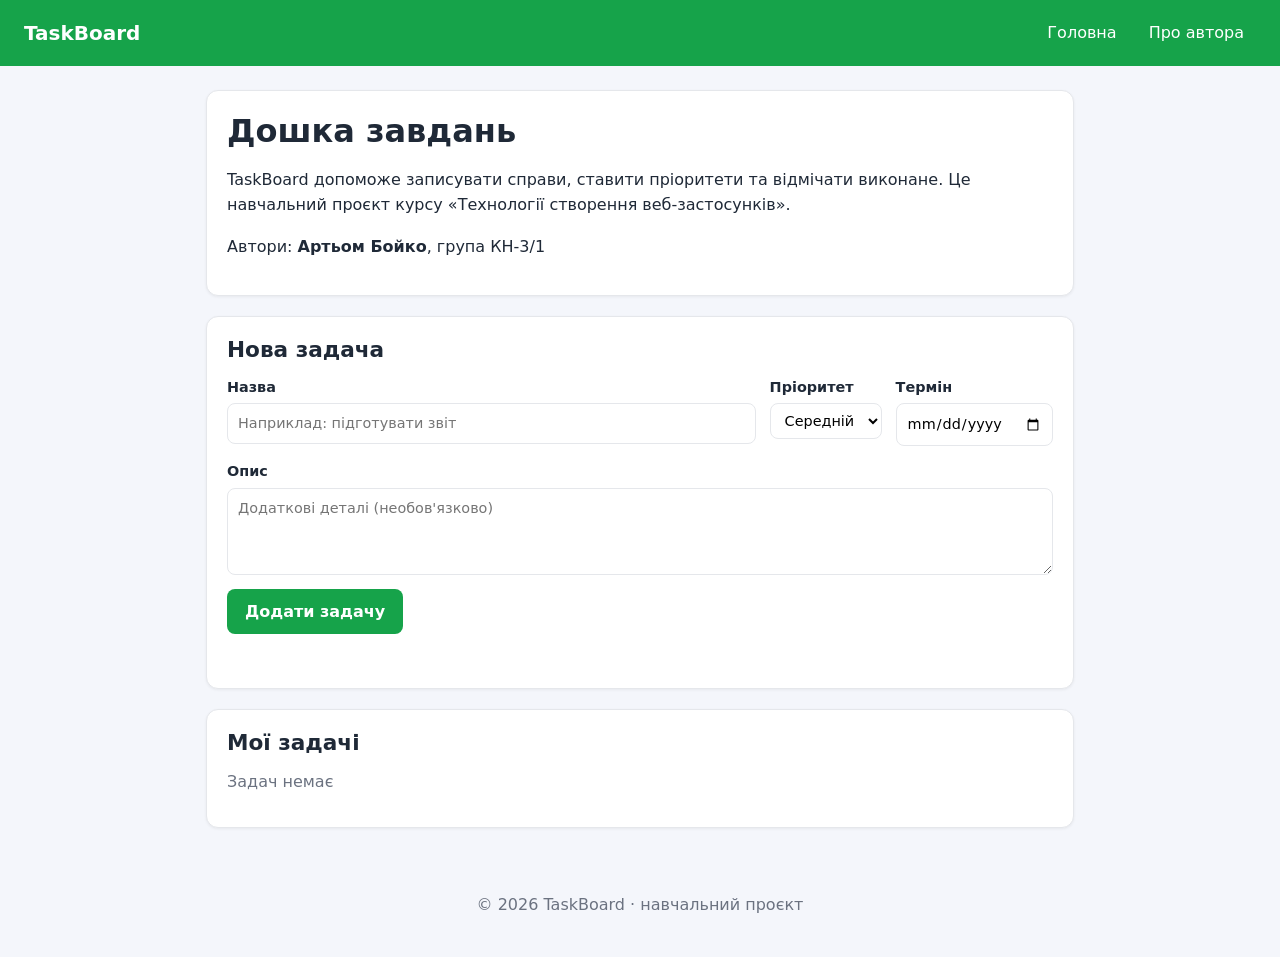
<file: index.html>
<!DOCTYPE html>
<html lang="uk">
<head>
    <meta charset="UTF-8">
    <meta name="viewport" content="width=device-width, initial-scale=1.0">
    <title>TaskBoard: дошка завдань</title>
    <link rel="stylesheet" href="style.css">
</head>
<body>
    <header class="site-header">
        <a class="brand" href="index.html">
            <span>TaskBoard</span>
        </a>
        <nav class="nav">
            <a href="index.html">Головна</a>
            <a href="about.html">Про автора</a>
        </nav>
    </header>

    <main class="container">
        <section class="intro">
            <h1>Дошка завдань</h1>
            <p>TaskBoard допоможе записувати справи, ставити пріоритети та відмічати виконане. Це навчальний проєкт курсу «Технології створення веб-застосунків».</p>
            <p>Автори: <strong>Артьом Бойко</strong>, група КН-3/1</p>
        </section>

        <section class="card">
            <h2>Нова задача</h2>
            <form id="task-form" class="task-form">
                <div class="form-row">
                    <label class="field grow">
                        <span>Назва</span>
                        <input type="text" id="title" name="title" placeholder="Наприклад: підготувати звіт" required maxlength="80">
                    </label>
                    <label class="field">
                        <span>Пріоритет</span>
                        <select id="priority" name="priority">
                            <option value="low">Низький</option>
                            <option value="medium" selected>Середній</option>
                            <option value="high">Високий</option>
                        </select>
                    </label>
                    <label class="field">
                        <span>Термін</span>
                        <input type="date" id="deadline" name="deadline">
                    </label>
                </div>
                <label class="field">
                    <span>Опис</span>
                    <textarea id="description" name="description" rows="3" placeholder="Додаткові деталі (необов'язково)"></textarea>
                </label>
                <button type="submit" class="btn">Додати задачу</button>
                <p id="form-message" class="form-message" role="alert"></p>
            </form>
        </section>

        <section class="card">
            <h2>Мої задачі</h2>
            <p id="counter" class="counter">Задач немає</p>
            <ul id="task-list" class="task-list"></ul>
        </section>
    </main>

    <footer class="site-footer">
        <p>&copy; 2026 TaskBoard · навчальний проєкт</p>
    </footer>

    <script src="script.js"></script>
</body>
</html>
</file>
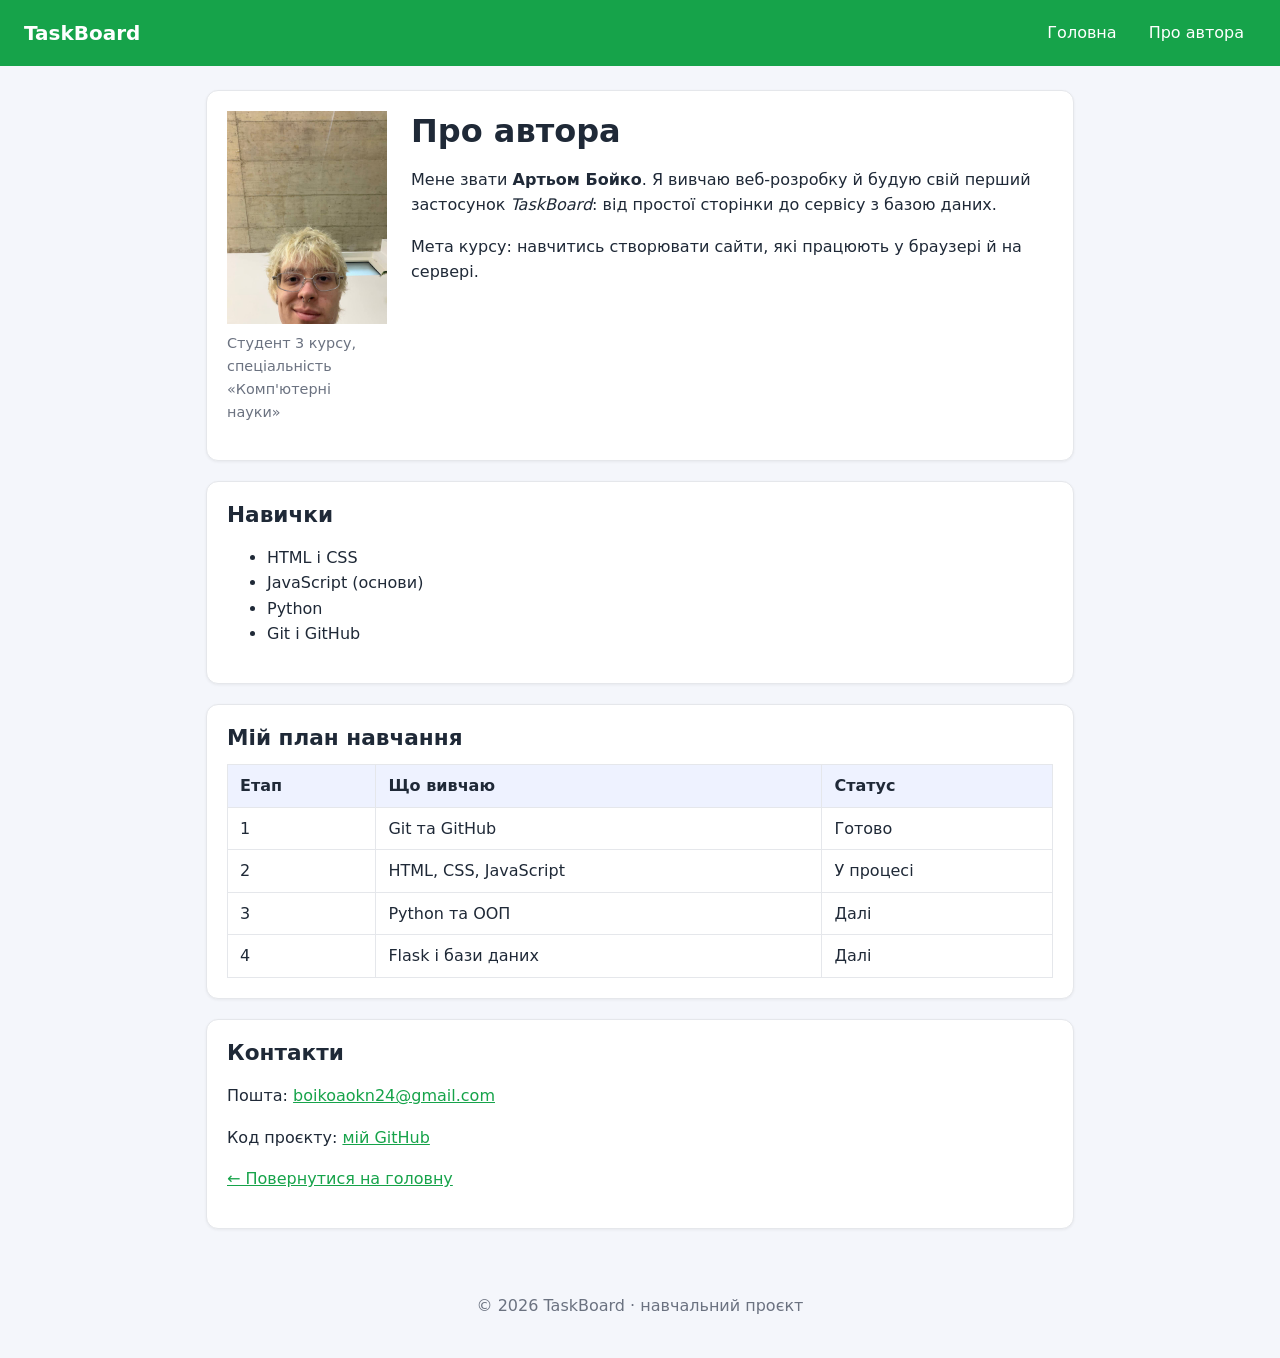
<file: about.html>
<!DOCTYPE html>
<html lang="uk">
<head>
    <meta charset="UTF-8">
    <meta name="viewport" content="width=device-width, initial-scale=1.0">
    <title>Про автора | TaskBoard</title>
    <link rel="stylesheet" href="style.css">
</head>
<body>
    <header class="site-header">
        <a class="brand" href="index.html">
            <span>TaskBoard</span>
        </a>
        <nav class="nav">
            <a href="index.html">Головна</a>
            <a href="about.html">Про автора</a>
        </nav>
    </header>

    <main class="container">
        <article class="card profile">
            <figure>
                <img src="images/avatar.jpg" alt="Фото автора" width="160" height="160">
                <figcaption>Студент 3 курсу, спеціальність «Комп'ютерні науки»</figcaption>
            </figure>
            <div class="profile-text">
                <h1>Про автора</h1>
                <p>Мене звати <strong>Артьом Бойко</strong>. Я вивчаю веб-розробку й будую свій перший застосунок <em>TaskBoard</em>: від простої сторінки до сервісу з базою даних.</p>
                <p>Мета курсу: навчитись створювати сайти, які працюють у браузері й на сервері.</p>
            </div>
        </article>

        <section class="card">
            <h2>Навички</h2>
            <ul>
                <li>HTML і CSS</li>
                <li>JavaScript (основи)</li>
                <li>Python</li>
                <li>Git і GitHub</li>
            </ul>
        </section>

        <section class="card">
            <h2>Мій план навчання</h2>
            <table>
                <thead>
                    <tr>
                        <th>Етап</th>
                        <th>Що вивчаю</th>
                        <th>Статус</th>
                    </tr>
                </thead>
                <tbody>
                    <tr>
                        <td>1</td>
                        <td>Git та GitHub</td>
                        <td>Готово</td>
                    </tr>
                    <tr>
                        <td>2</td>
                        <td>HTML, CSS, JavaScript</td>
                        <td>У процесі</td>
                    </tr>
                    <tr>
                        <td>3</td>
                        <td>Python та ООП</td>
                        <td>Далі</td>
                    </tr>
                    <tr>
                        <td>4</td>
                        <td>Flask і бази даних</td>
                        <td>Далі</td>
                    </tr>
                </tbody>
            </table>
        </section>

        <section class="card">
            <h2>Контакти</h2>
            <p>Пошта: <a href="mailto:boikoaokn24@gmail.com">boikoaokn24@gmail.com</a></p>
            <p>Код проєкту: <a href="https://github.com" target="_blank">мій GitHub</a></p>
            <p><a href="index.html">&larr; Повернутися на головну</a></p>
        </section>
    </main>

    <footer class="site-footer">
        <p>&copy; 2026 TaskBoard · навчальний проєкт</p>
    </footer>
</body>
</html>
</file>
<file: style.css>
:root {
    --bg: #f4f6fb;
    --card: #ffffff;
    --text: #1f2937;
    --muted: #6b7280;
    --primary: #16a34a;      
    --primary-dark: #15803d;  
    --border: #e5e7eb;
    --success: #16a34a;
    --danger: #dc2626;
    --warning: #d97706;
    --radius: 12px;
}

* {
    box-sizing: border-box;
}

body {
    margin: 0;
    font-family: system-ui, "Segoe UI", Roboto, Arial, sans-serif;
    line-height: 1.6;
    color: var(--text);
    background: var(--bg);
}

h1, h2 {
    line-height: 1.25;
    margin: 0 0 12px;
}

h1 { font-size: 2rem; }
h2 { font-size: 1.35rem; }

a { color: var(--primary); }
a:hover { color: var(--primary-dark); }

img { max-width: 100%; height: auto; }

.site-header {
    background: var(--primary);
    color: #fff;
    padding: 14px 24px;
    display: flex;
    flex-wrap: wrap;
    align-items: center;
    justify-content: space-between;
    gap: 12px;
}

.brand {
    color: #fff;
    font-weight: 700;
    font-size: 1.25rem;
    text-decoration: none;
    display: flex;
    align-items: center;
    gap: 10px;
}

.nav {
    display: flex;
    gap: 8px;
}

.nav a {
    color: #fff;
    text-decoration: none;
    padding: 6px 12px;
    border-radius: 8px;
}

.nav a:hover {
    background: rgba(255, 255, 255, 0.2);
}

.container {
    max-width: 900px;
    margin: 24px auto;
    padding: 0 16px;
}

.card,
.intro {
    background: var(--card);
    border: 1px solid var(--border);
    border-radius: var(--radius);
    padding: 20px;
    margin-bottom: 20px;
    box-shadow: 0 1px 3px rgba(0, 0, 0, 0.06);
}

.site-footer {
    text-align: center;
    color: var(--muted);
    padding: 24px 16px;
}

table {
    border-collapse: collapse;
    width: 100%;
}

th, td {
    border: 1px solid var(--border);
    padding: 8px 12px;
    text-align: left;
}

th { background: #eef2ff; }

figure { margin: 0 0 16px; }
figcaption { color: var(--muted); font-size: 0.9rem; }

.profile {
    display: flex;
    gap: 24px;
    align-items: flex-start;
}

.profile figure { flex: 0 0 160px; }
.profile-text { flex: 1; }

.task-form {
    display: flex;
    flex-direction: column;
    gap: 14px;
}

.form-row {
    display: flex;
    flex-wrap: wrap;
    gap: 14px;
}

.field {
    display: flex;
    flex-direction: column;
    gap: 4px;
    font-weight: 600;
    font-size: 0.9rem;
}

.field.grow { flex: 1 1 260px; }

input[type="text"],
input[type="date"],
select,
textarea {
    font: inherit;
    font-weight: 400;
    padding: 8px 10px;
    border: 1px solid var(--border);
    border-radius: 8px;
    background: #fff;
}

input:focus,
select:focus,
textarea:focus {
    outline: 2px solid var(--primary);
    outline-offset: 1px;
}

.btn {
    align-self: flex-start;
    font: inherit;
    font-weight: 600;
    color: #fff;
    background: var(--primary);
    border: 0;
    border-radius: 8px;
    padding: 10px 18px;
    cursor: pointer;
}

.btn:hover { background: var(--primary-dark); }

.form-message {
    margin: 0;
    min-height: 1.4em;
    color: var(--danger);
    font-size: 0.9rem;
}

@media (max-width: 600px) {
    .site-header { flex-direction: column; align-items: flex-start; }
    .profile { flex-direction: column; }
    .form-row { flex-direction: column; }
    .field.grow { flex: 0 0 auto; }
    .btn { align-self: stretch; }
    h1 { font-size: 1.6rem; }
}
.counter {
    color: var(--muted);
    margin: 0 0 12px;
}
.task-list {
    list-style: none;
    margin: 0;
    padding: 0;
    display: flex;
    flex-direction: column;
    gap: 10px;
}
.task {
    display: flex;
    align-items: flex-start;
    gap: 12px;
    padding: 12px 14px;
    border: 1px solid var(--border);
    border-left: 5px solid var(--warning);
    border-radius: 10px;
    background: #fff;
}
.task.priority-high { border-left-color: var(--danger); }
.task.priority-medium { border-left-color: var(--warning); }
.task.priority-low { border-left-color: var(--success); }
.task-body { flex: 1; min-width: 0; }
.task-title { font-weight: 600; word-break: break-word; }
.task-meta { color: var(--muted); font-size: 0.85rem; }
.task-desc { margin: 4px 0 0; font-size: 0.95rem; }
.task.done { background: #f3f4f6; }
.task.done .task-title { text-decoration: line-through; color: var(--muted); }
.delete {
    border: 0;
    background: transparent;
    color: var(--danger);
    font-size: 1.4rem;
    line-height: 1;
    cursor: pointer;
    padding: 0 6px;
}
.delete:hover { background: #fee2e2; border-radius: 6px; }
</file>
